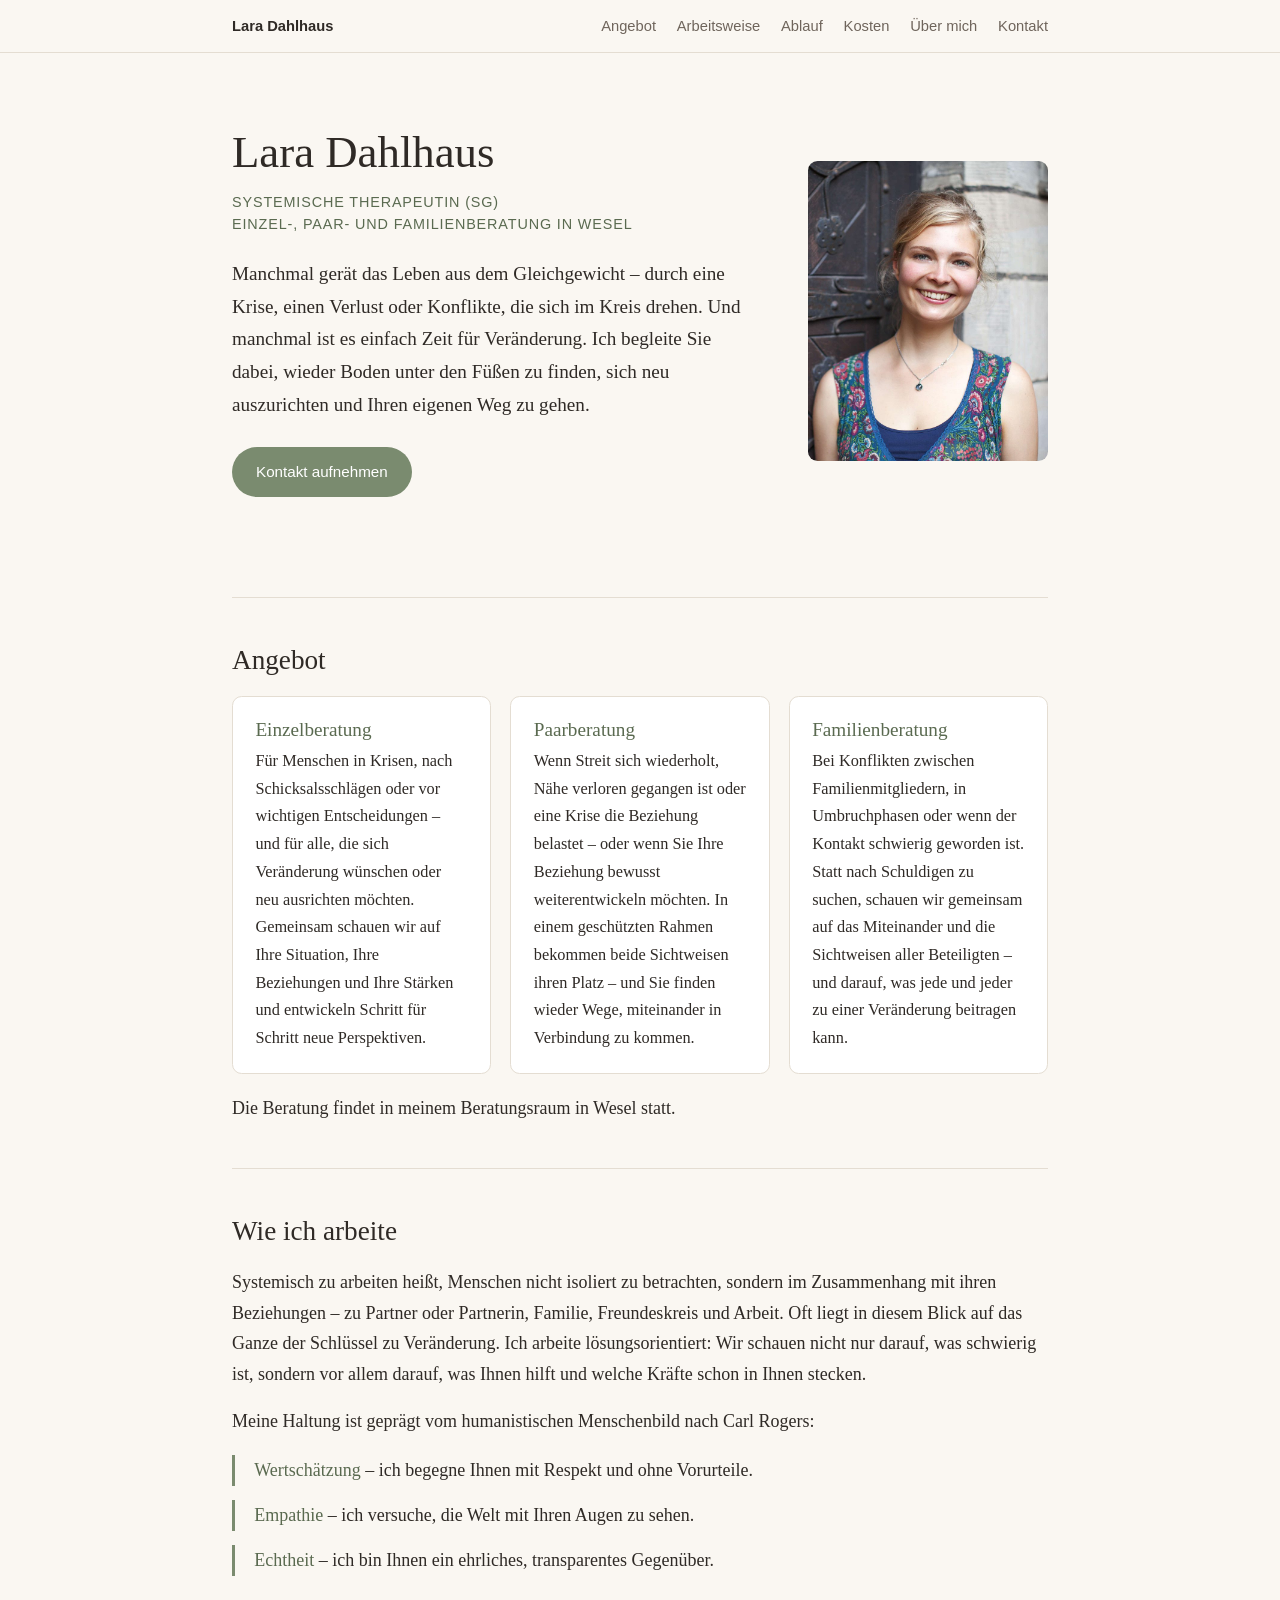
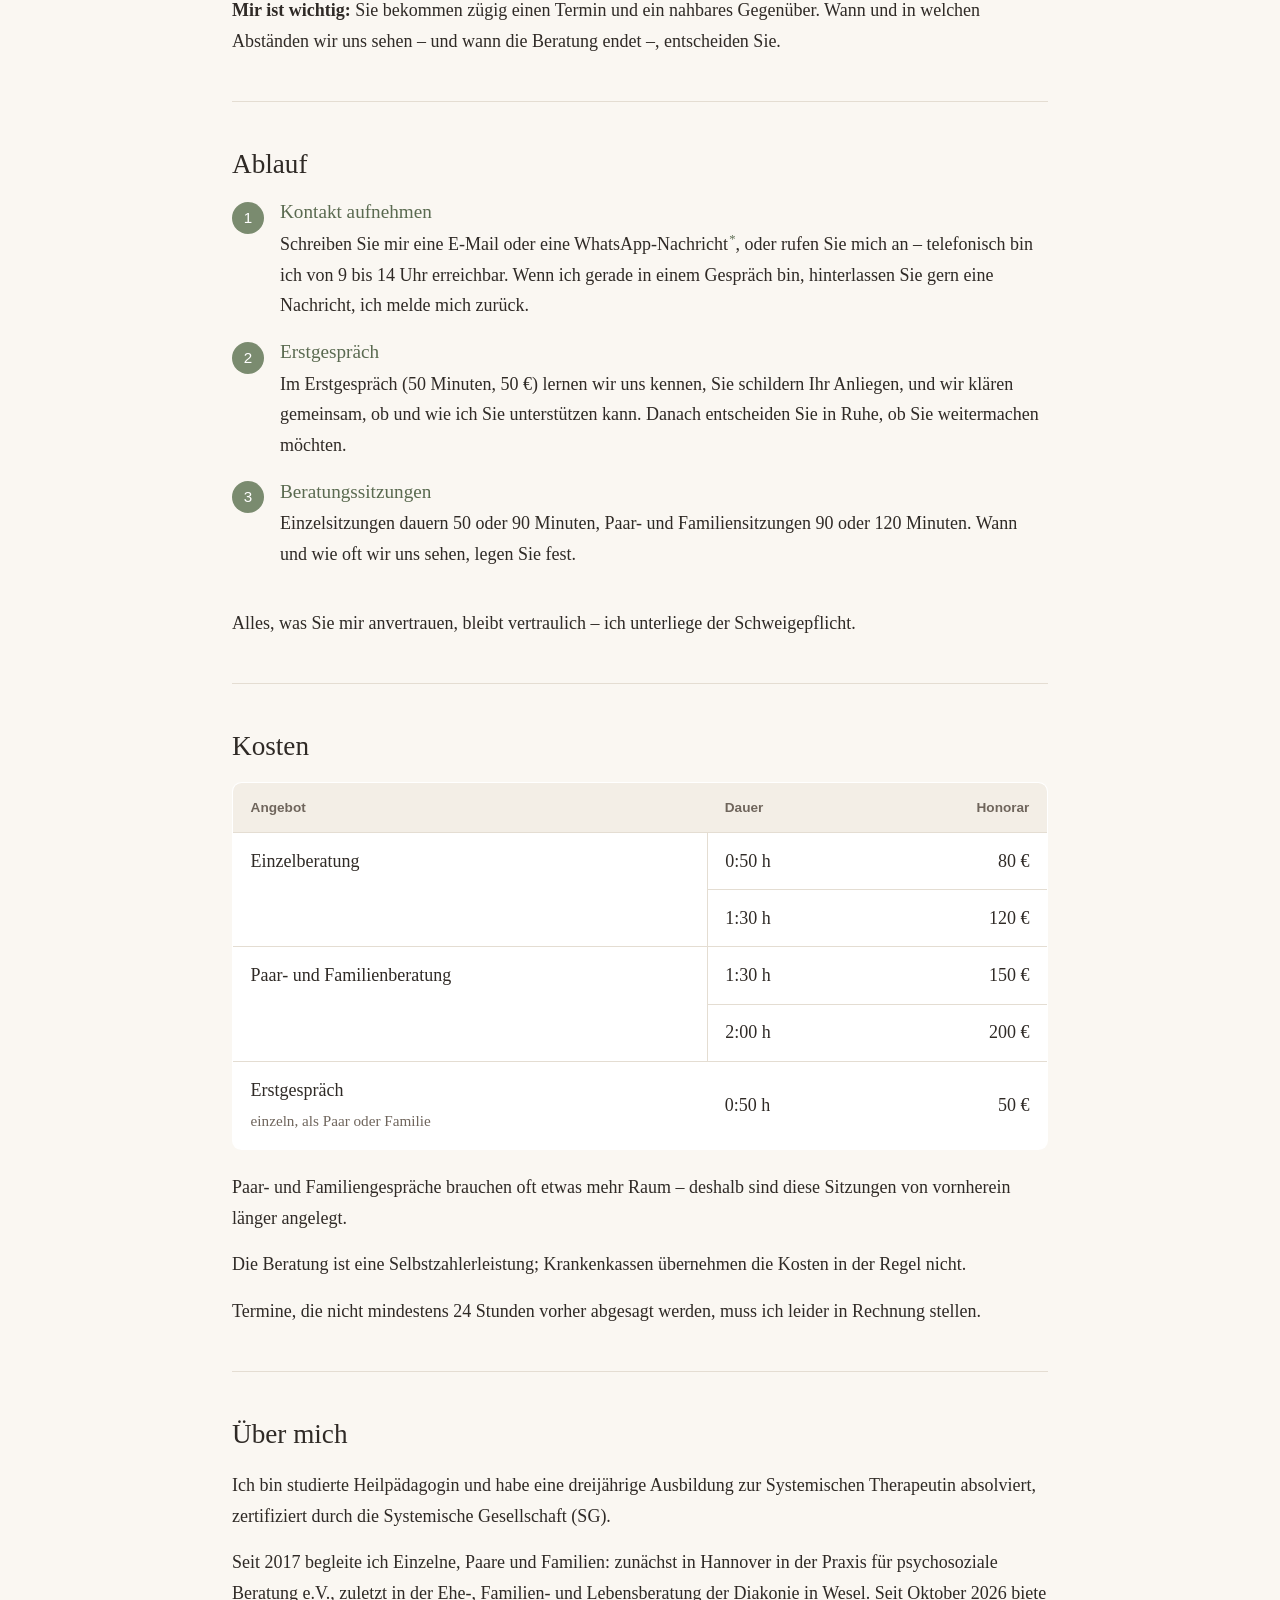
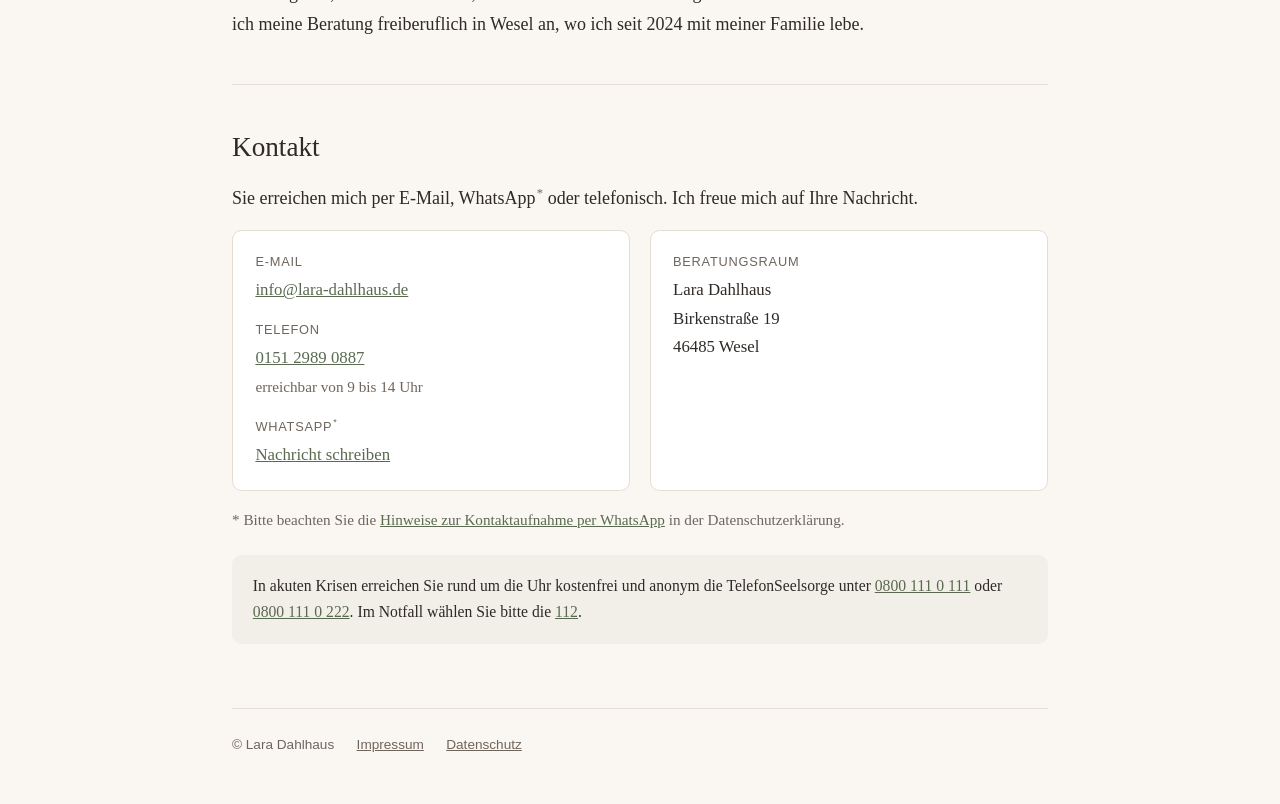
<file: index.html>
<!DOCTYPE html>
<html lang="de">
<head>
  <meta charset="utf-8">
  <meta name="viewport" content="width=device-width, initial-scale=1">
  <title>Lara Dahlhaus – Systemische Einzel-, Paar- und Familienberatung in Wesel</title>
  <meta name="description" content="Lara Dahlhaus, Systemische Therapeutin (SG): Einzel-, Paar- und Familienberatung in Wesel. Erstgespräch zum Kennenlernen, kein vorgegebenes Stundenlimit.">
  <meta property="og:title" content="Lara Dahlhaus – Systemische Beratung in Wesel">
  <meta property="og:description" content="Einzel-, Paar- und Familienberatung in Wesel.">
  <meta property="og:image" content="https://www.lara-dahlhaus.de/img/lara-dahlhaus.jpg">
  <link rel="stylesheet" href="style.css">
</head>
<body>
  <nav class="nav">
    <div class="nav-inner">
      <a class="brand" href="#top">Lara Dahlhaus</a>
      <ul>
        <li><a href="#angebot">Angebot</a></li>
        <li><a href="#arbeitsweise">Arbeitsweise</a></li>
        <li><a href="#ablauf">Ablauf</a></li>
        <li><a href="#kosten">Kosten</a></li>
        <li><a href="#ueber-mich">Über mich</a></li>
        <li><a href="#kontakt">Kontakt</a></li>
      </ul>
    </div>
  </nav>

  <div class="wrap" id="top">
    <header class="hero">
      <div>
        <h1>Lara Dahlhaus</h1>
        <div class="subtitle">Systemische Therapeutin (SG)<br>Einzel-, Paar- und Familienberatung in Wesel</div>
        <p class="lead">Manchmal gerät das Leben aus dem Gleichgewicht – durch eine Krise, einen Verlust oder Konflikte, die sich im Kreis drehen. Und manchmal ist es einfach Zeit für Veränderung. Ich begleite Sie dabei, wieder Boden unter den Füßen zu finden, sich neu auszurichten und Ihren eigenen Weg zu gehen.</p>
        <a class="button" href="#kontakt">Kontakt aufnehmen</a>
      </div>
      <div class="photo-wrap">
        <img class="photo" src="img/lara-dahlhaus.jpg" alt="Porträt von Lara Dahlhaus" width="800" height="1000">
      </div>
    </header>

    <main>
      <section id="angebot">
        <h2>Angebot</h2>
        <div class="cards">
          <div class="card">
            <h3>Einzelberatung</h3>
            <p>Für Menschen in Krisen, nach Schicksalsschlägen oder vor wichtigen Entscheidungen – und für alle, die sich Veränderung wünschen oder neu ausrichten möchten. Gemeinsam schauen wir auf Ihre Situation, Ihre Beziehungen und Ihre Stärken und entwickeln Schritt für Schritt neue Perspektiven.</p>
          </div>
          <div class="card">
            <h3>Paarberatung</h3>
            <p>Wenn Streit sich wiederholt, Nähe verloren gegangen ist oder eine Krise die Beziehung belastet – oder wenn Sie Ihre Beziehung bewusst weiterentwickeln möchten. In einem geschützten Rahmen bekommen beide Sichtweisen ihren Platz – und Sie finden wieder Wege, miteinander in Verbindung zu kommen.</p>
          </div>
          <div class="card">
            <h3>Familienberatung</h3>
            <p>Bei Konflikten zwischen Familienmitgliedern, in Umbruchphasen oder wenn der Kontakt schwierig geworden ist. Statt nach Schuldigen zu suchen, schauen wir gemeinsam auf das Miteinander und die Sichtweisen aller Beteiligten – und darauf, was jede und jeder zu einer Veränderung beitragen kann.</p>
          </div>
        </div>
        <p>Die Beratung findet in meinem Beratungsraum in Wesel statt.</p>
      </section>

      <section id="arbeitsweise">
        <h2>Wie ich arbeite</h2>
        <p>Systemisch zu arbeiten heißt, Menschen nicht isoliert zu betrachten, sondern im Zusammenhang mit ihren Beziehungen – zu Partner oder Partnerin, Familie, Freundeskreis und Arbeit. Oft liegt in diesem Blick auf das Ganze der Schlüssel zu Veränderung. Ich arbeite lösungsorientiert: Wir schauen nicht nur darauf, was schwierig ist, sondern vor allem darauf, was Ihnen hilft und welche Kräfte schon in Ihnen stecken.</p>
        <p>Meine Haltung ist geprägt vom humanistischen Menschenbild nach Carl Rogers:</p>
        <ul class="values">
          <li><strong>Wertschätzung</strong> – ich begegne Ihnen mit Respekt und ohne Vorurteile.</li>
          <li><strong>Empathie</strong> – ich versuche, die Welt mit Ihren Augen zu sehen.</li>
          <li><strong>Echtheit</strong> – ich bin Ihnen ein ehrliches, transparentes Gegenüber.</li>
        </ul>
        <p><strong>Mir ist wichtig:</strong> Sie bekommen zügig einen Termin und ein nahbares Gegenüber. Wann und in welchen Abständen wir uns sehen – und wann die Beratung endet –, entscheiden Sie.</p>
      </section>

      <section id="ablauf">
        <h2>Ablauf</h2>
        <ol class="steps">
          <li>
            <h3>Kontakt aufnehmen</h3>
            <p>Schreiben Sie mir eine E-Mail oder eine WhatsApp-Nachricht<sup class="fn"><a href="datenschutz.html#whatsapp" aria-label="Hinweis zu WhatsApp">*</a></sup>, oder rufen Sie mich an – telefonisch bin ich von 9 bis 14 Uhr erreichbar. Wenn ich gerade in einem Gespräch bin, hinterlassen Sie gern eine Nachricht, ich melde mich zurück.</p>
          </li>
          <li>
            <h3>Erstgespräch</h3>
            <p>Im Erstgespräch (50 Minuten, 50 €) lernen wir uns kennen, Sie schildern Ihr Anliegen, und wir klären gemeinsam, ob und wie ich Sie unterstützen kann. Danach entscheiden Sie in Ruhe, ob Sie weitermachen möchten.</p>
          </li>
          <li>
            <h3>Beratungssitzungen</h3>
            <p>Einzelsitzungen dauern 50 oder 90 Minuten, Paar- und Familiensitzungen 90 oder 120 Minuten. Wann und wie oft wir uns sehen, legen Sie fest.</p>
          </li>
        </ol>
        <p>Alles, was Sie mir anvertrauen, bleibt vertraulich – ich unterliege der Schweigepflicht.</p>
      </section>

      <section id="kosten">
        <h2>Kosten</h2>
        <table class="prices">
          <thead>
            <tr><th>Angebot</th><th>Dauer</th><th class="price">Honorar</th></tr>
          </thead>
          <tbody>
            <tr><td class="what" rowspan="2">Einzelberatung</td><td>0:50 h</td><td class="price">80 €</td></tr>
            <tr><td>1:30 h</td><td class="price">120 €</td></tr>
            <tr><td class="what" rowspan="2">Paar- und Familienberatung</td><td>1:30 h</td><td class="price">150 €</td></tr>
            <tr><td>2:00 h</td><td class="price">200 €</td></tr>
            <tr><td class="what">Erstgespräch<br><span class="small">einzeln, als Paar oder Familie</span></td><td>0:50 h</td><td class="price">50 €</td></tr>
          </tbody>
        </table>
        <p>Paar- und Familiengespräche brauchen oft etwas mehr Raum – deshalb sind diese Sitzungen von vornherein länger angelegt.</p>
        <p>Die Beratung ist eine Selbstzahlerleistung; Krankenkassen übernehmen die Kosten in der Regel nicht.</p>
        <p>Termine, die nicht mindestens 24 Stunden vorher abgesagt werden, muss ich leider in Rechnung stellen.</p>
      </section>

      <section id="ueber-mich">
        <h2>Über mich</h2>
        <p>Ich bin studierte Heilpädagogin und habe eine dreijährige Ausbildung zur Systemischen Therapeutin absolviert, zertifiziert durch die Systemische Gesellschaft (SG).</p>
        <p>Seit 2017 begleite ich Einzelne, Paare und Familien: zunächst in Hannover in der Praxis für psychosoziale Beratung e.V., zuletzt in der Ehe-, Familien- und Lebensberatung der Diakonie in Wesel. Seit Oktober 2026 biete ich meine Beratung freiberuflich in Wesel an, wo ich seit 2024 mit meiner Familie lebe.</p>
      </section>

      <section id="kontakt">
        <h2>Kontakt</h2>
        <p>Sie erreichen mich per E-Mail, WhatsApp<sup class="fn"><a href="datenschutz.html#whatsapp" aria-label="Hinweis zu WhatsApp">*</a></sup> oder telefonisch. Ich freue mich auf Ihre Nachricht.</p>
        <div class="contact-grid">
          <div class="card">
            <p><span class="label">E-Mail</span><a href="mailto:info@lara-dahlhaus.de">info@lara-dahlhaus.de</a></p>
            <p><span class="label">Telefon</span><a href="tel:+4915129890887">0151 2989 0887</a><br><span class="small">erreichbar von 9 bis 14 Uhr</span></p>
            <p><span class="label">WhatsApp<sup class="fn"><a href="datenschutz.html#whatsapp" aria-label="Hinweis zu WhatsApp">*</a></sup></span><a href="https://wa.me/4915129890887">Nachricht schreiben</a></p>
          </div>
          <div class="card">
            <p><span class="label">Beratungsraum</span>Lara Dahlhaus<br>Birkenstraße 19<br>46485 Wesel</p>
          </div>
        </div>

        <p class="small">* Bitte beachten Sie die <a href="datenschutz.html#whatsapp">Hinweise zur Kontaktaufnahme per WhatsApp</a> in der Datenschutzerklärung.</p>

        <div class="note">
          <p>In akuten Krisen erreichen Sie rund um die Uhr kostenfrei und anonym die TelefonSeelsorge unter <a href="tel:08001110111">0800 111 0 111</a> oder <a href="tel:08001110222">0800 111 0 222</a>. Im Notfall wählen Sie bitte die <a href="tel:112">112</a>.</p>
        </div>
      </section>
    </main>

    <footer>
      <span>© Lara Dahlhaus</span>
      <a href="impressum.html">Impressum</a>
      <a href="datenschutz.html">Datenschutz</a>
    </footer>
  </div>
</body>
</html>
</file>
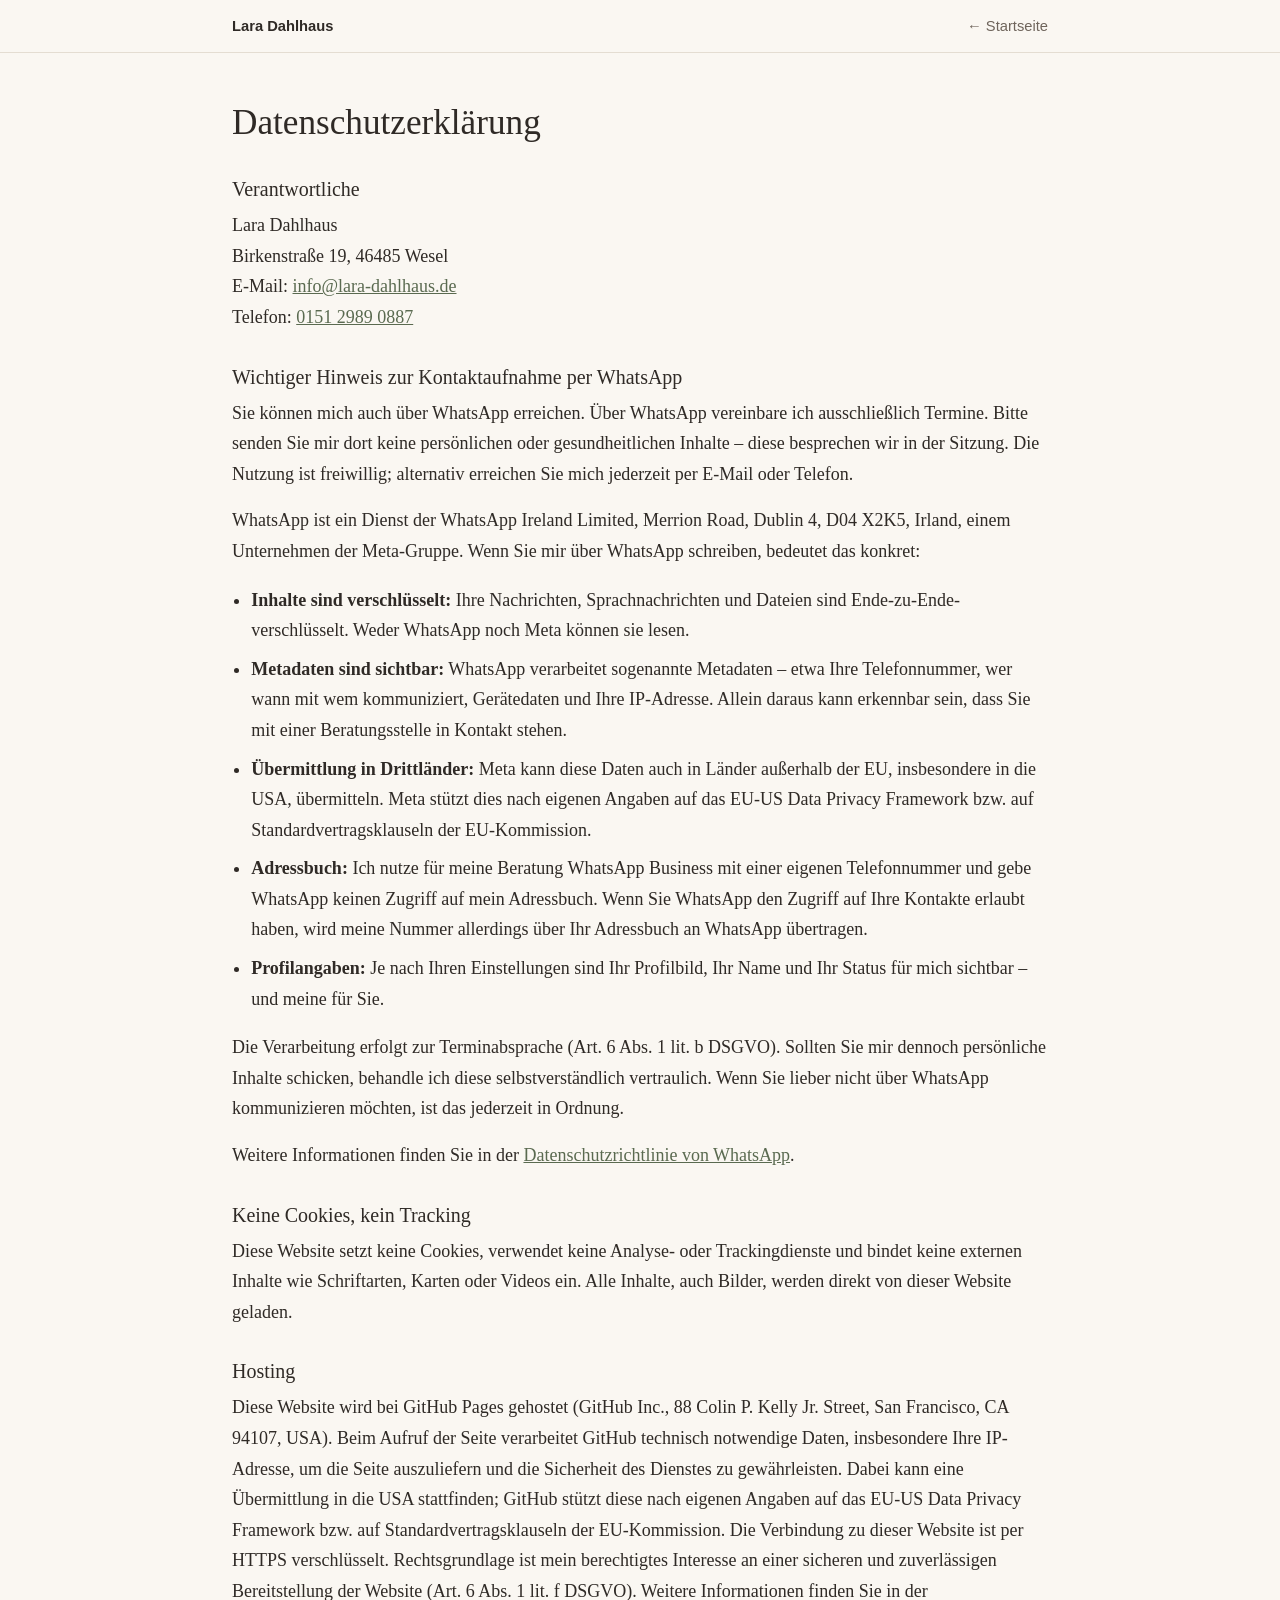
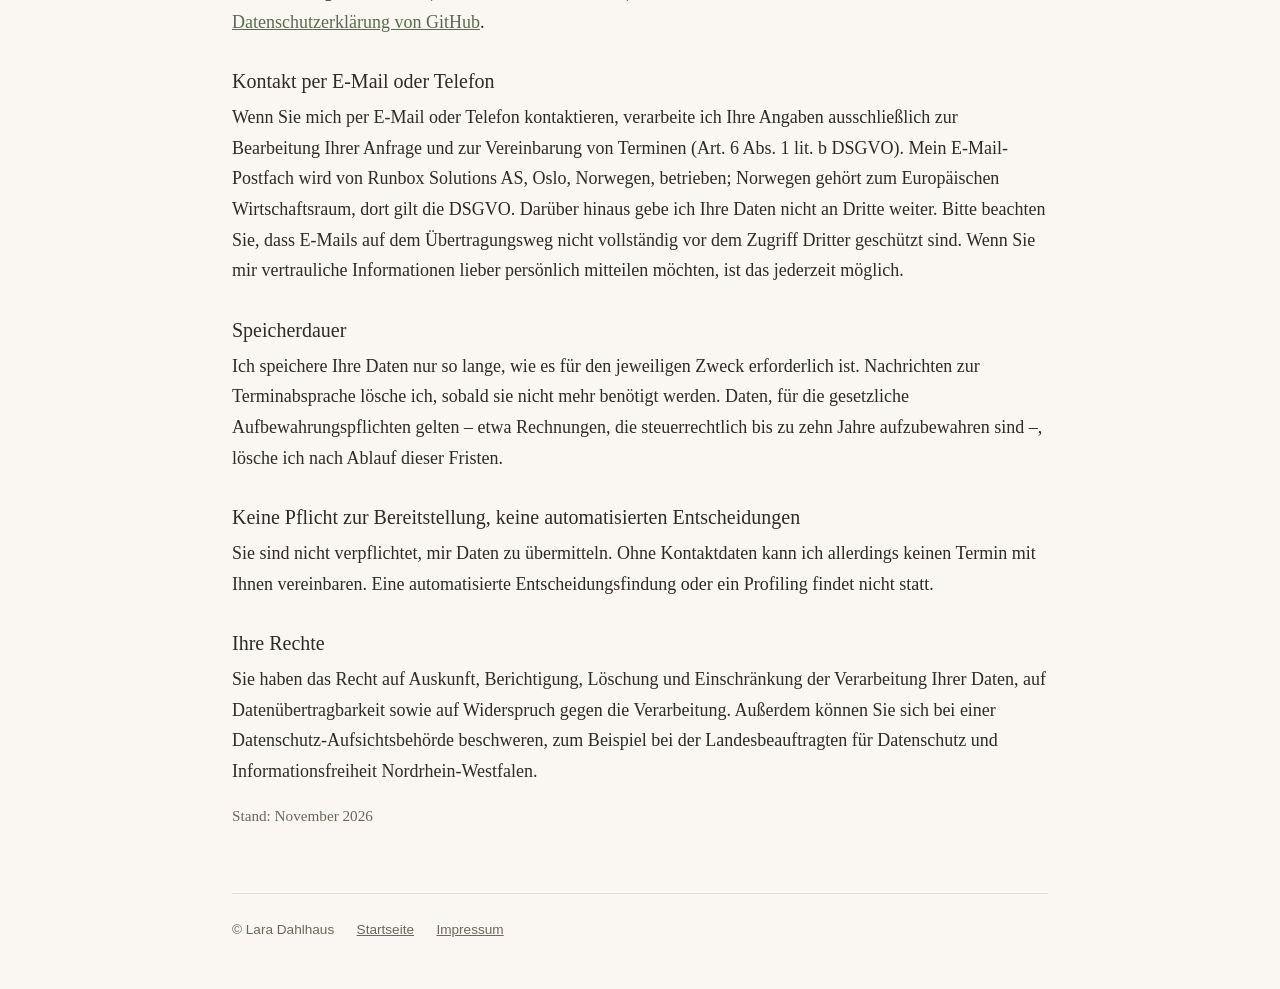
<file: datenschutz.html>
<!DOCTYPE html>
<html lang="de">
<head>
  <meta charset="utf-8">
  <meta name="viewport" content="width=device-width, initial-scale=1">
  <title>Datenschutz – Lara Dahlhaus</title>
  <meta name="robots" content="noindex">
  <link rel="stylesheet" href="style.css">
</head>
<body>
  <nav class="nav">
    <div class="nav-inner">
      <a class="brand" href="index.html">Lara Dahlhaus</a>
      <ul>
        <li><a href="index.html">← Startseite</a></li>
      </ul>
    </div>
  </nav>

  <div class="wrap">
    <main class="page">
      <h1>Datenschutzerklärung</h1>

      <h2>Verantwortliche</h2>
      <p>Lara Dahlhaus<br>
        Birkenstraße 19, 46485 Wesel<br>
        E-Mail: <a href="mailto:info@lara-dahlhaus.de">info@lara-dahlhaus.de</a><br>
        Telefon: <a href="tel:+4915129890887">0151 2989 0887</a></p>

      <h2 id="whatsapp">Wichtiger Hinweis zur Kontaktaufnahme per WhatsApp</h2>
      <p>Sie können mich auch über WhatsApp erreichen. Über WhatsApp vereinbare ich ausschließlich Termine. Bitte senden Sie mir dort keine persönlichen oder gesundheitlichen Inhalte – diese besprechen wir in der Sitzung. Die Nutzung ist freiwillig; alternativ erreichen Sie mich jederzeit per E-Mail oder Telefon.</p>
      <p>WhatsApp ist ein Dienst der WhatsApp Ireland Limited, Merrion Road, Dublin 4, D04 X2K5, Irland, einem Unternehmen der Meta-Gruppe. Wenn Sie mir über WhatsApp schreiben, bedeutet das konkret:</p>
      <ul>
        <li><strong>Inhalte sind verschlüsselt:</strong> Ihre Nachrichten, Sprachnachrichten und Dateien sind Ende-zu-Ende-verschlüsselt. Weder WhatsApp noch Meta können sie lesen.</li>
        <li><strong>Metadaten sind sichtbar:</strong> WhatsApp verarbeitet sogenannte Metadaten – etwa Ihre Telefonnummer, wer wann mit wem kommuniziert, Gerätedaten und Ihre IP-Adresse. Allein daraus kann erkennbar sein, dass Sie mit einer Beratungsstelle in Kontakt stehen.</li>
        <li><strong>Übermittlung in Drittländer:</strong> Meta kann diese Daten auch in Länder außerhalb der EU, insbesondere in die USA, übermitteln. Meta stützt dies nach eigenen Angaben auf das EU-US Data Privacy Framework bzw. auf Standardvertragsklauseln der EU-Kommission.</li>
        <li><strong>Adressbuch:</strong> Ich nutze für meine Beratung WhatsApp Business mit einer eigenen Telefonnummer und gebe WhatsApp keinen Zugriff auf mein Adressbuch. Wenn Sie WhatsApp den Zugriff auf Ihre Kontakte erlaubt haben, wird meine Nummer allerdings über Ihr Adressbuch an WhatsApp übertragen.</li>
        <li><strong>Profilangaben:</strong> Je nach Ihren Einstellungen sind Ihr Profilbild, Ihr Name und Ihr Status für mich sichtbar – und meine für Sie.</li>
      </ul>
      <p>Die Verarbeitung erfolgt zur Terminabsprache (Art. 6 Abs. 1 lit. b DSGVO). Sollten Sie mir dennoch persönliche Inhalte schicken, behandle ich diese selbstverständlich vertraulich. Wenn Sie lieber nicht über WhatsApp kommunizieren möchten, ist das jederzeit in Ordnung.</p>
      <p>Weitere Informationen finden Sie in der <a href="https://www.whatsapp.com/legal/privacy-policy-eea">Datenschutzrichtlinie von WhatsApp</a>.</p>

      <h2>Keine Cookies, kein Tracking</h2>
      <p>Diese Website setzt keine Cookies, verwendet keine Analyse- oder Trackingdienste und bindet keine externen Inhalte wie Schriftarten, Karten oder Videos ein. Alle Inhalte, auch Bilder, werden direkt von dieser Website geladen.</p>

      <h2>Hosting</h2>
      <p>Diese Website wird bei GitHub Pages gehostet (GitHub Inc., 88 Colin P. Kelly Jr. Street, San Francisco, CA 94107, USA). Beim Aufruf der Seite verarbeitet GitHub technisch notwendige Daten, insbesondere Ihre IP-Adresse, um die Seite auszuliefern und die Sicherheit des Dienstes zu gewährleisten. Dabei kann eine Übermittlung in die USA stattfinden; GitHub stützt diese nach eigenen Angaben auf das EU-US Data Privacy Framework bzw. auf Standardvertragsklauseln der EU-Kommission. Die Verbindung zu dieser Website ist per HTTPS verschlüsselt. Rechtsgrundlage ist mein berechtigtes Interesse an einer sicheren und zuverlässigen Bereitstellung der Website (Art. 6 Abs. 1 lit. f DSGVO). Weitere Informationen finden Sie in der <a href="https://docs.github.com/de/site-policy/privacy-policies/github-general-privacy-statement">Datenschutzerklärung von GitHub</a>.</p>

      <h2>Kontakt per E-Mail oder Telefon</h2>
      <p>Wenn Sie mich per E-Mail oder Telefon kontaktieren, verarbeite ich Ihre Angaben ausschließlich zur Bearbeitung Ihrer Anfrage und zur Vereinbarung von Terminen (Art. 6 Abs. 1 lit. b DSGVO). Mein E-Mail-Postfach wird von Runbox Solutions AS, Oslo, Norwegen, betrieben; Norwegen gehört zum Europäischen Wirtschaftsraum, dort gilt die DSGVO. Darüber hinaus gebe ich Ihre Daten nicht an Dritte weiter. Bitte beachten Sie, dass E-Mails auf dem Übertragungsweg nicht vollständig vor dem Zugriff Dritter geschützt sind. Wenn Sie mir vertrauliche Informationen lieber persönlich mitteilen möchten, ist das jederzeit möglich.</p>

      <h2>Speicherdauer</h2>
      <p>Ich speichere Ihre Daten nur so lange, wie es für den jeweiligen Zweck erforderlich ist. Nachrichten zur Terminabsprache lösche ich, sobald sie nicht mehr benötigt werden. Daten, für die gesetzliche Aufbewahrungspflichten gelten – etwa Rechnungen, die steuerrechtlich bis zu zehn Jahre aufzubewahren sind –, lösche ich nach Ablauf dieser Fristen.</p>

      <h2>Keine Pflicht zur Bereitstellung, keine automatisierten Entscheidungen</h2>
      <p>Sie sind nicht verpflichtet, mir Daten zu übermitteln. Ohne Kontaktdaten kann ich allerdings keinen Termin mit Ihnen vereinbaren. Eine automatisierte Entscheidungsfindung oder ein Profiling findet nicht statt.</p>

      <h2>Ihre Rechte</h2>
      <p>Sie haben das Recht auf Auskunft, Berichtigung, Löschung und Einschränkung der Verarbeitung Ihrer Daten, auf Datenübertragbarkeit sowie auf Widerspruch gegen die Verarbeitung. Außerdem können Sie sich bei einer Datenschutz-Aufsichtsbehörde beschweren, zum Beispiel bei der Landesbeauftragten für Datenschutz und Informationsfreiheit Nordrhein-Westfalen.</p>

      <p class="small">Stand: November 2026</p>
    </main>

    <footer>
      <span>© Lara Dahlhaus</span>
      <a href="index.html">Startseite</a>
      <a href="impressum.html">Impressum</a>
    </footer>
  </div>
</body>
</html>
</file>
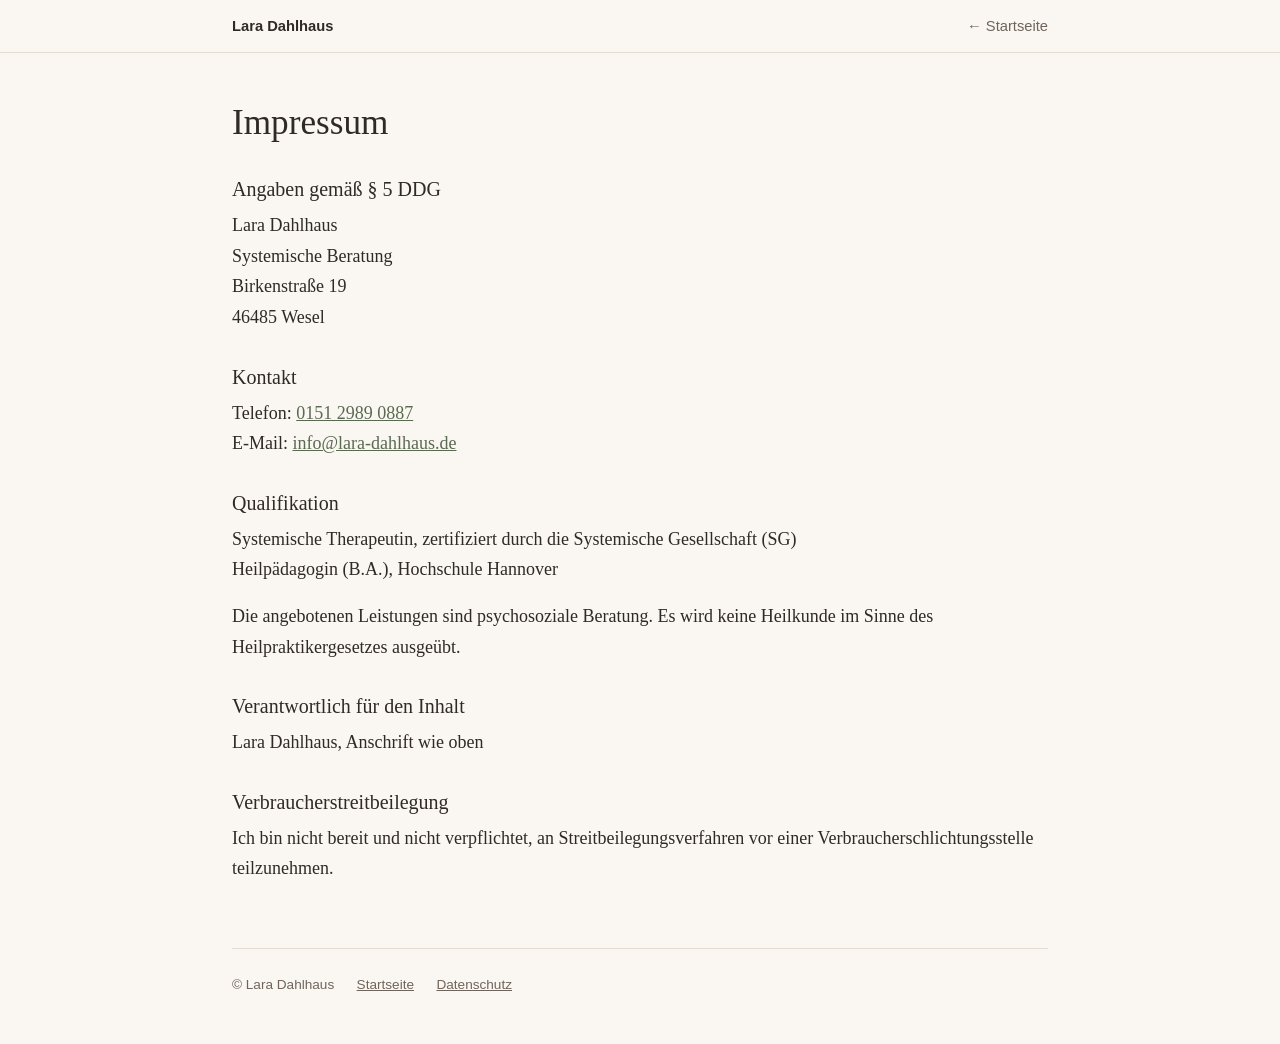
<file: impressum.html>
<!DOCTYPE html>
<html lang="de">
<head>
  <meta charset="utf-8">
  <meta name="viewport" content="width=device-width, initial-scale=1">
  <title>Impressum – Lara Dahlhaus</title>
  <meta name="robots" content="noindex">
  <link rel="stylesheet" href="style.css">
</head>
<body>
  <nav class="nav">
    <div class="nav-inner">
      <a class="brand" href="index.html">Lara Dahlhaus</a>
      <ul>
        <li><a href="index.html">← Startseite</a></li>
      </ul>
    </div>
  </nav>

  <div class="wrap">
    <main class="page">
      <h1>Impressum</h1>

      <h2>Angaben gemäß § 5 DDG</h2>
      <p>Lara Dahlhaus<br>
        Systemische Beratung<br>
        Birkenstraße 19<br>
        46485 Wesel</p>

      <h2>Kontakt</h2>
      <p>Telefon: <a href="tel:+4915129890887">0151 2989 0887</a><br>
        E-Mail: <a href="mailto:info@lara-dahlhaus.de">info@lara-dahlhaus.de</a></p>

      <h2>Qualifikation</h2>
      <p>Systemische Therapeutin, zertifiziert durch die Systemische Gesellschaft (SG)<br>
        Heilpädagogin (B.A.), Hochschule Hannover</p>
      <p>Die angebotenen Leistungen sind psychosoziale Beratung. Es wird keine Heilkunde im Sinne des Heilpraktikergesetzes ausgeübt.</p>

      <h2>Verantwortlich für den Inhalt</h2>
      <p>Lara Dahlhaus, Anschrift wie oben</p>

      <h2>Verbraucherstreitbeilegung</h2>
      <p>Ich bin nicht bereit und nicht verpflichtet, an Streitbeilegungsverfahren vor einer Verbraucherschlichtungsstelle teilzunehmen.</p>
    </main>

    <footer>
      <span>© Lara Dahlhaus</span>
      <a href="index.html">Startseite</a>
      <a href="datenschutz.html">Datenschutz</a>
    </footer>
  </div>
</body>
</html>
</file>
<file: style.css>
/* Lara Dahlhaus – Stylesheet
   Farben zentral hier ändern: */
:root {
  --bg: #faf7f2;          /* Hintergrund (warmes Off-White) */
  --text: #2f2a26;        /* Fließtext */
  --muted: #6f655c;       /* Nebentexte */
  --accent: #7a8b6f;      /* Salbeigrün */
  --accent-dark: #5a6a50; /* Links, Überschriften-Akzente */
  --line: #e4ddd2;        /* Trennlinien */
  --card: #ffffff;
  --sans: -apple-system, BlinkMacSystemFont, "Segoe UI", Helvetica, Arial, sans-serif;
  --serif: Georgia, "Iowan Old Style", "Palatino Linotype", serif;
}

* { box-sizing: border-box; }
html { -webkit-text-size-adjust: 100%; scroll-behavior: smooth; scroll-padding-top: 4.5rem; }
body {
  margin: 0;
  background: var(--bg);
  color: var(--text);
  font-family: var(--serif);
  font-size: 1.125rem;
  line-height: 1.7;
}
img { max-width: 100%; display: block; }
a { color: var(--accent-dark); }
h1, h2, h3 { font-weight: normal; line-height: 1.25; }
h1 { font-size: 2.2rem; margin: 0; }
h2 { font-size: 1.7rem; margin: 0 0 1.2rem; }
h3 { font-size: 1.2rem; margin: 1.6rem 0 0.3rem; color: var(--accent-dark); }
p { margin: 0 0 1rem; }

/* ---------- Menü ---------- */
.nav {
  position: sticky; top: 0; z-index: 10;
  background: rgba(250, 247, 242, 0.96);
  -webkit-backdrop-filter: blur(6px); backdrop-filter: blur(6px);
  border-bottom: 1px solid var(--line);
  font-family: var(--sans); font-size: 0.92rem;
}
.nav-inner {
  max-width: 54rem; margin: 0 auto; padding: 0.85rem 1.5rem;
  display: flex; align-items: center; justify-content: space-between; gap: 1.5rem;
}
.nav .brand { color: var(--text); text-decoration: none; font-weight: 600; white-space: nowrap; }
.nav ul { list-style: none; margin: 0; padding: 0; display: flex; gap: 1.3rem; overflow-x: auto; scrollbar-width: none; }
.nav ul::-webkit-scrollbar { display: none; }
.nav ul a { color: var(--muted); text-decoration: none; white-space: nowrap; }
.nav ul a:hover { color: var(--accent-dark); }

.wrap { max-width: 54rem; margin: 0 auto; padding: 0 1.5rem 3rem; }

/* ---------- Kopfbereich ---------- */
.hero {
  display: grid; grid-template-columns: 1fr 15rem; gap: 3rem; align-items: center;
  padding: 4.5rem 0 3.5rem;
}
.hero h1 { font-size: 2.8rem; }
.subtitle {
  font-family: var(--sans); color: var(--accent-dark); font-size: 0.9rem;
  letter-spacing: 0.06em; text-transform: uppercase; margin: 0.7rem 0 1.4rem; line-height: 1.5;
}
.lead { font-size: 1.2rem; }
.photo { width: 100%; height: auto; aspect-ratio: 4 / 5; object-fit: cover; border-radius: 0.6rem; }
.button {
  display: inline-block; margin-top: 0.6rem; padding: 0.75rem 1.5rem;
  background: var(--accent); color: #fff; text-decoration: none; border-radius: 2rem;
  font-family: var(--sans); font-size: 0.95rem;
}
.button:hover { background: var(--accent-dark); }

/* ---------- Abschnitte ---------- */
section { padding-top: 2.8rem; margin-top: 2.8rem; border-top: 1px solid var(--line); }
.cards { display: grid; grid-template-columns: repeat(auto-fit, minmax(14.5rem, 1fr)); gap: 1.2rem; margin-bottom: 1.2rem; }
.card { background: var(--card); border: 1px solid var(--line); border-radius: 0.6rem; padding: 1.3rem 1.4rem; }
.card h3 { margin-top: 0; }
.card p { margin: 0; font-size: 1.02rem; }

.values { list-style: none; padding: 0; margin: 1.2rem 0; display: grid; gap: 0.9rem; }
.values li { padding-left: 1.2rem; border-left: 3px solid var(--accent); }
.values strong { font-weight: normal; color: var(--accent-dark); }

.steps { list-style: none; counter-reset: step; padding: 0; margin: 0 0 1.2rem; }
.steps li { counter-increment: step; position: relative; padding: 0 0 1.2rem 3rem; }
.steps li::before {
  content: counter(step); position: absolute; left: 0; top: 0.1rem;
  width: 2rem; height: 2rem; border-radius: 50%; background: var(--accent); color: #fff;
  font-family: var(--sans); font-size: 0.95rem; display: flex; align-items: center; justify-content: center;
}
.steps h3 { margin-top: 0; }
.steps p { margin: 0; }

/* Preistabelle */
.prices { width: 100%; border-collapse: collapse; margin: 0.5rem 0 1.4rem; background: var(--card); border: 1px solid var(--line); border-radius: 0.6rem; overflow: hidden; }
.prices th, .prices td { text-align: left; padding: 0.8rem 1.1rem; border-bottom: 1px solid var(--line); }
.prices th { font-family: var(--sans); font-size: 0.85rem; font-weight: 600; color: var(--muted); background: #f3eee6; }
.prices td.price { text-align: right; white-space: nowrap; }
.prices th.price { text-align: right; }
.prices tr:last-child td { border-bottom: none; }
.prices td { white-space: nowrap; }
.prices td.what { white-space: normal; }
.prices td[rowspan] { vertical-align: top; border-right: 1px solid var(--line); }

.note {
  background: #f1efe7; border-radius: 0.6rem; padding: 1.1rem 1.3rem; margin: 1.4rem 0;
  font-size: 0.98rem; color: var(--text);
}
.note p:last-child { margin-bottom: 0; }
.small { font-size: 0.95rem; color: var(--muted); }
.more { font-family: var(--sans); font-size: 0.95rem; }

.contact-grid { display: grid; grid-template-columns: 1fr 1fr; gap: 1.2rem; margin-bottom: 1rem; }
.contact-grid .card p { font-size: 1.05rem; margin: 0 0 0.9rem; }
.contact-grid .card p:last-child { margin-bottom: 0; }
.label { display: block; font-family: var(--sans); font-size: 0.8rem; letter-spacing: 0.06em; text-transform: uppercase; color: var(--muted); margin-bottom: 0.2rem; }

/* ---------- Lebenslauf ---------- */
.cv-head { display: grid; grid-template-columns: 13rem 1fr; gap: 2.5rem; align-items: start; padding: 3.5rem 0 1rem; }
.timeline { list-style: none; padding: 0; margin: 0; }
.timeline li { display: grid; grid-template-columns: 9rem 1fr; gap: 1rem; padding: 0.8rem 0; border-bottom: 1px solid var(--line); }
.timeline li:last-child { border-bottom: none; }
.timeline .year { font-family: var(--sans); color: var(--muted); font-size: 0.92rem; padding-top: 0.15rem; }
.timeline .where { display: block; font-size: 0.98rem; color: var(--muted); }

/* ---------- Unterseiten (Impressum, Datenschutz) ---------- */
.page { padding-top: 3rem; }
.page h1 { margin-bottom: 1.5rem; }
.page h2 { font-size: 1.25rem; margin: 2rem 0 0.5rem; }

/* ---------- Fuß ---------- */
footer {
  margin-top: 4rem; padding-top: 1.5rem; border-top: 1px solid var(--line);
  font-family: var(--sans); font-size: 0.85rem; color: var(--muted);
  display: flex; flex-wrap: wrap; gap: 0.5rem 1.4rem;
}
footer a { color: var(--muted); }

/* ---------- Handy ---------- */
@media (max-width: 680px) {
  body { font-size: 1.06rem; }
  .nav .brand { display: none; }
  .nav-inner { padding: 0.7rem 1rem; justify-content: center; }
  .nav ul { flex-wrap: wrap; justify-content: center; gap: 0.35rem 1.1rem; overflow: visible; font-size: 0.9rem; }
  html { scroll-padding-top: 6rem; }
  .wrap { padding: 0 1.2rem 2.5rem; }
  .hero { grid-template-columns: 1fr; padding-top: 2.2rem; gap: 1.8rem; }
  .hero .photo-wrap { order: -1; max-width: 13rem; }
  .hero h1 { font-size: 2.2rem; }
  .contact-grid { grid-template-columns: 1fr; }
  .cv-head { grid-template-columns: 1fr; gap: 1.5rem; padding-top: 2.2rem; }
  .cv-head .photo { max-width: 12rem; }
  .timeline li { grid-template-columns: 1fr; gap: 0.1rem; }
  .prices th, .prices td { padding: 0.7rem 0.8rem; }
}

/* Fußnoten-Sternchen */
.fn { font-size: 0.7em; line-height: 0; margin-left: 0.1em; }
.fn a { text-decoration: none; }
.label .fn a { color: var(--accent-dark); }
.page ul { padding-left: 1.2rem; }
.page li { margin-bottom: 0.5rem; }
</file>
